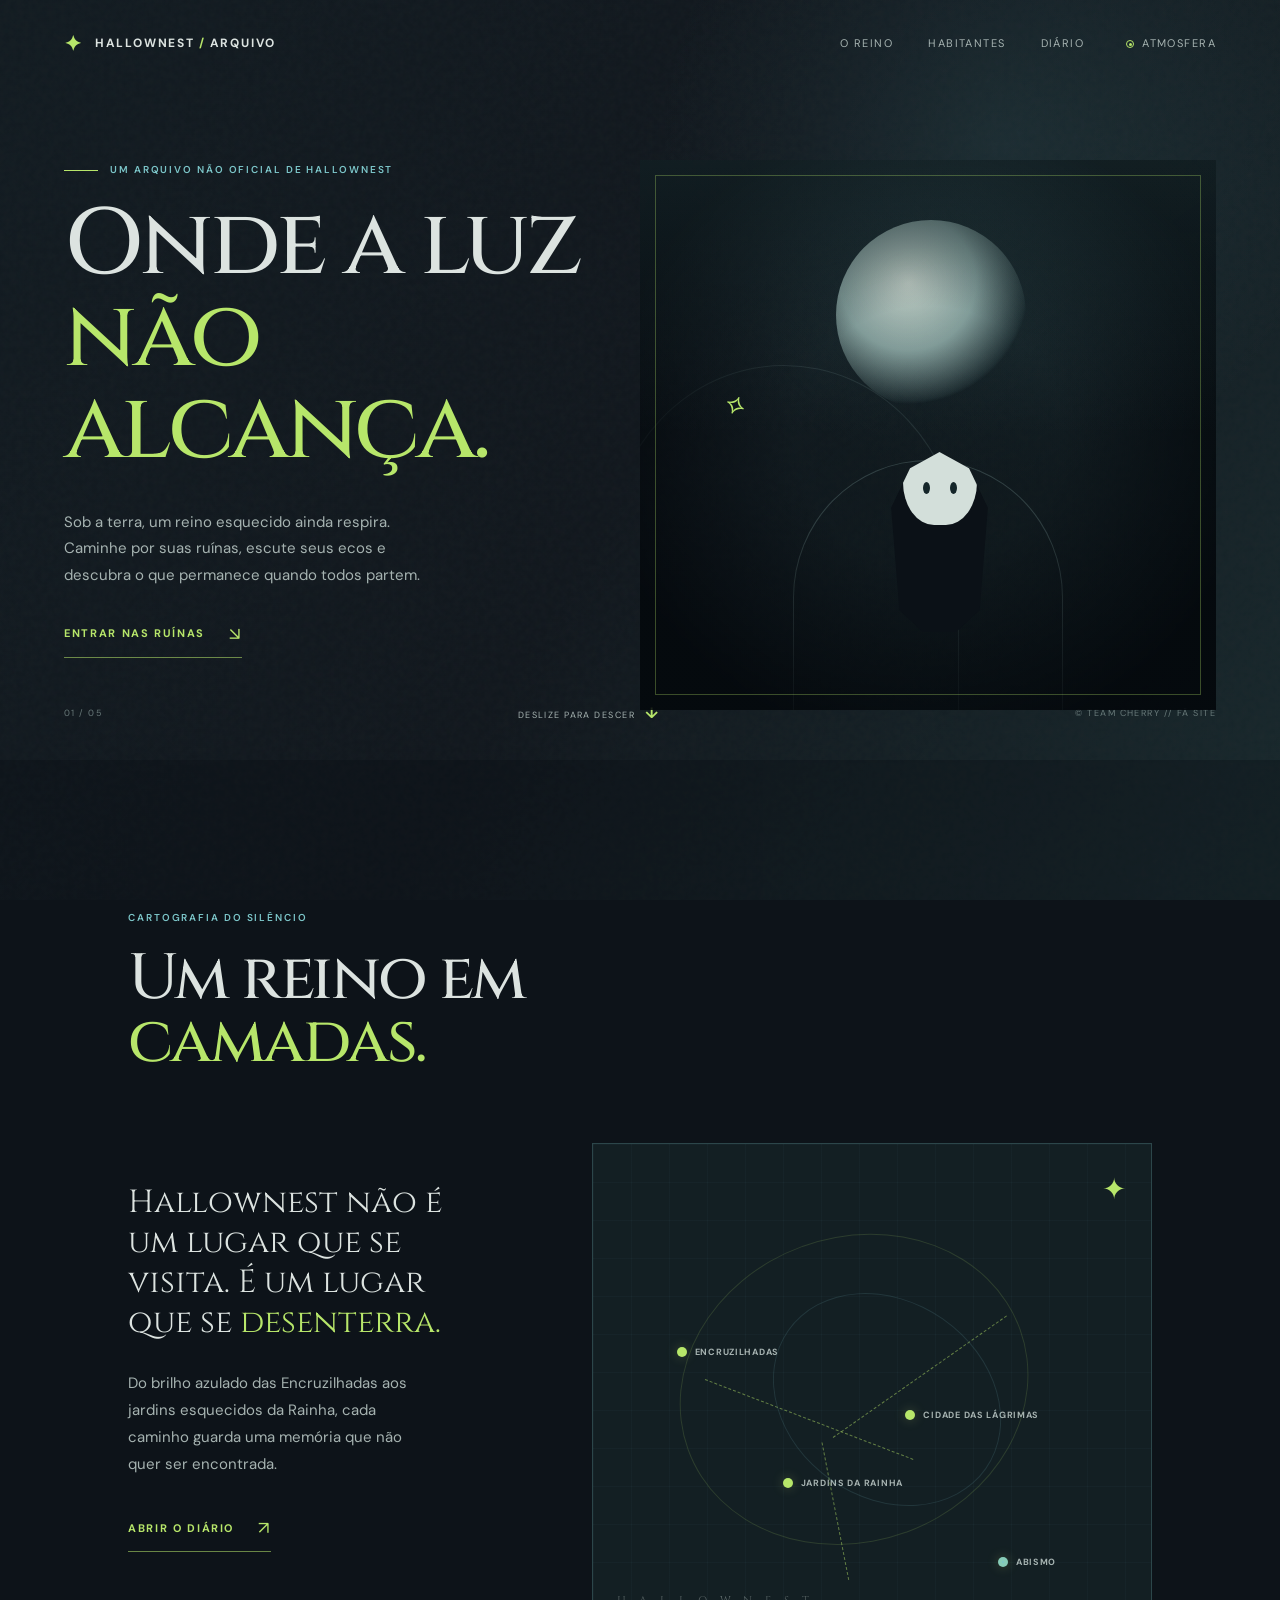
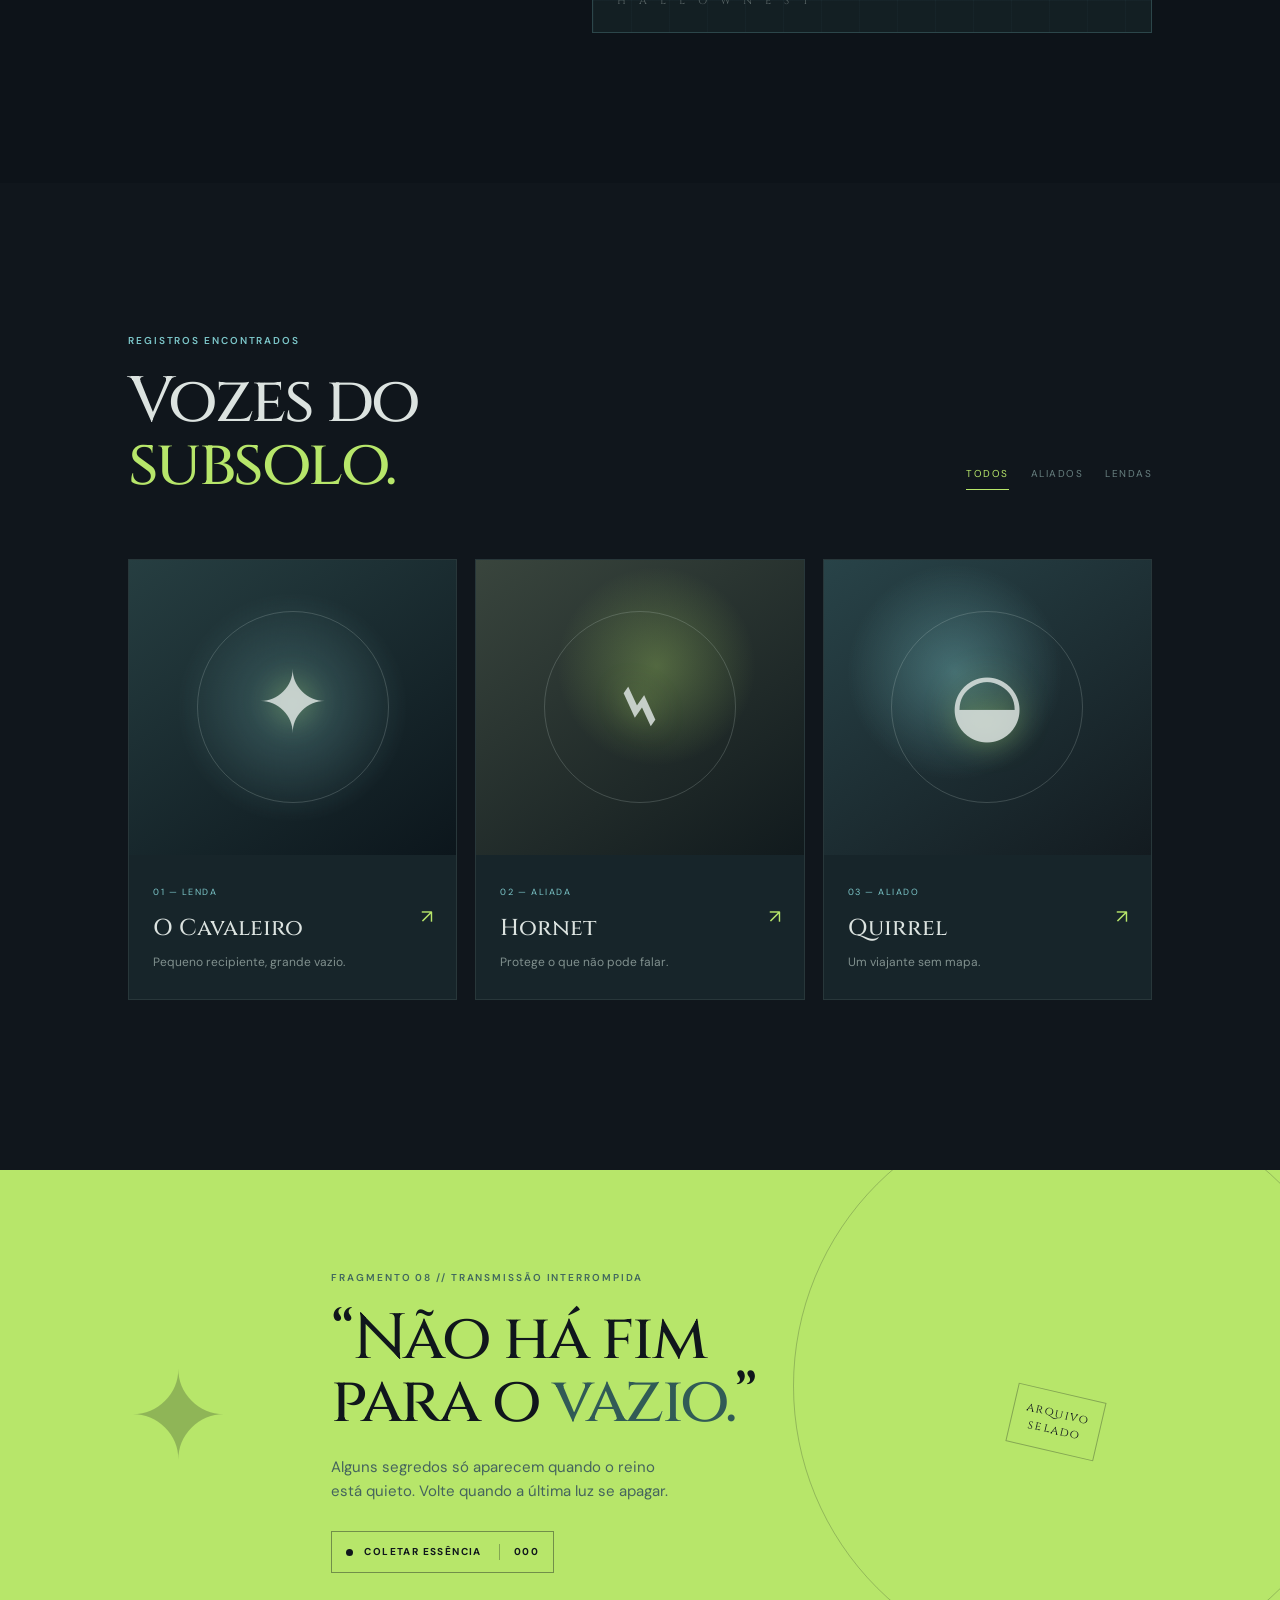
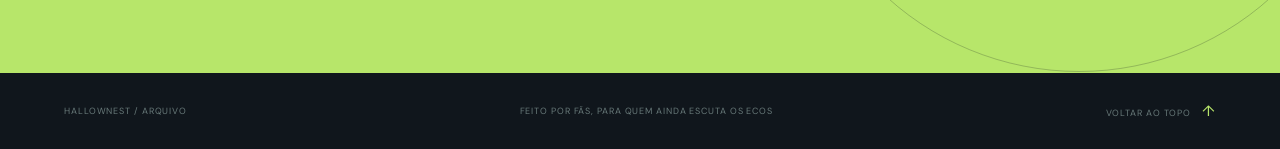
<file: index.html>
<!doctype html>
<html lang="pt-BR">
<head>
  <meta charset="UTF-8">
  <meta name="viewport" content="width=device-width, initial-scale=1.0">
  <meta name="description" content="Um arquivo de fã sobre Hallownest, suas ruínas, personagens e mistérios.">
  <title>Hallownest // Arquivo do Vazio</title>
  <link rel="preconnect" href="https://fonts.googleapis.com">
  <link rel="preconnect" href="https://fonts.gstatic.com" crossorigin>
  <link href="https://fonts.googleapis.com/css2?family=Cinzel:wght@500;600;700&family=DM+Sans:wght@400;500;600;700&display=swap" rel="stylesheet">
  <link rel="stylesheet" href="styles.css">
  <script src="script.js" defer></script>
</head>
<body>
  <div class="ambient-glow" aria-hidden="true"></div>
  <header class="site-header">
    <a class="brand" href="#top" aria-label="Hallownest, início">
      <span class="brand-mark">✦</span>
      <span>hallownest<span class="brand-slash">/</span>arquivo</span>
    </a>
    <nav class="main-nav" id="main-nav" aria-label="Navegação principal">
      <a href="#reino">O reino</a>
      <a href="#habitantes">Habitantes</a>
      <a href="#diario">Diário</a>
    </nav>
    <button class="icon-button menu-toggle" type="button" aria-label="Abrir menu" aria-expanded="false" aria-controls="main-nav">
      <span></span><span></span>
    </button>
    <button class="mode-toggle" type="button" aria-label="Alternar atmosfera da página" title="Alternar atmosfera">
      <span class="mode-dot"></span><span>atmosfera</span>
    </button>
  </header>

  <main id="top">
    <section class="hero" aria-labelledby="hero-title">
      <div class="hero-copy">
        <p class="eyebrow"><span class="eyebrow-line"></span> um arquivo não oficial de hallownest</p>
        <h1 id="hero-title">Onde a luz<br><em>não alcança.</em></h1>
        <p class="hero-intro">Sob a terra, um reino esquecido ainda respira. Caminhe por suas ruínas, escute seus ecos e descubra o que permanece quando todos partem.</p>
        <a class="text-link" href="#reino">Entrar nas ruínas <span>↘</span></a>
      </div>
      <div class="hero-art" aria-label="Ilustração abstrata de uma caverna subterrânea" role="img">
        <div class="moon-orb"></div>
        <div class="hero-arch hero-arch-back"></div>
        <div class="hero-arch hero-arch-front"></div>
        <div class="hero-knight"><span class="horn horn-left"></span><span class="horn horn-right"></span><span class="mask-eye eye-left"></span><span class="mask-eye eye-right"></span></div>
        <div class="floating-sigil">⟡</div>
      </div>
      <div class="hero-meta">
        <span>01 / 05</span>
        <span class="scroll-note">deslize para descer <b>↓</b></span>
        <span>© team cherry // fã site</span>
      </div>
    </section>

    <section class="realm-section section-shell" id="reino" aria-labelledby="realm-title">
      <div class="section-heading">
        <p class="eyebrow">cartografia do silêncio</p>
        <h2 id="realm-title">Um reino em<br><em>camadas.</em></h2>
      </div>
      <div class="realm-grid">
        <div class="realm-copy">
          <p class="large-copy">Hallownest não é um lugar que se visita. É um lugar que se <em>desenterra.</em></p>
          <p>Do brilho azulado das Encruzilhadas aos jardins esquecidos da Rainha, cada caminho guarda uma memória que não quer ser encontrada.</p>
          <a class="text-link" href="#diario">Abrir o diário <span>↗</span></a>
        </div>
        <div class="map-frame" aria-label="Mapa estilizado de Hallownest">
          <div class="map-grid-lines"></div>
          <span class="map-route route-a"></span><span class="map-route route-b"></span><span class="map-route route-c"></span>
          <span class="map-node node-1"><i></i><b>Encruzilhadas</b></span>
          <span class="map-node node-2"><i></i><b>Cidade das Lágrimas</b></span>
          <span class="map-node node-3"><i></i><b>Jardins da Rainha</b></span>
          <span class="map-node node-4"><i></i><b>Abismo</b></span>
          <span class="map-label">H A L L O W N E S T</span>
          <div class="map-crest">✦</div>
        </div>
      </div>
    </section>

    <section class="inhabitants-section section-shell" id="habitantes" aria-labelledby="inhabitants-title">
      <div class="section-topline">
        <div>
          <p class="eyebrow">registros encontrados</p>
          <h2 id="inhabitants-title">Vozes do<br><em>subsolo.</em></h2>
        </div>
        <div class="filter-buttons" role="group" aria-label="Filtrar habitantes">
          <button class="filter-button active" type="button" data-filter="all">todos</button>
          <button class="filter-button" type="button" data-filter="aliado">aliados</button>
          <button class="filter-button" type="button" data-filter="lenda">lendas</button>
        </div>
      </div>
      <div class="character-grid">
        <article class="character-card" data-category="lenda">
          <div class="character-image knight-image"><span class="character-symbol">✦</span></div>
          <div class="character-info"><span class="card-index">01 — lenda</span><h3>O Cavaleiro</h3><p>Pequeno recipiente, grande vazio.</p><a href="#diario" aria-label="Ler sobre O Cavaleiro">↗</a></div>
        </article>
        <article class="character-card" data-category="aliado">
          <div class="character-image hornet-image"><span class="character-symbol">⌁</span></div>
          <div class="character-info"><span class="card-index">02 — aliada</span><h3>Hornet</h3><p>Protege o que não pode falar.</p><a href="#diario" aria-label="Ler sobre Hornet">↗</a></div>
        </article>
        <article class="character-card" data-category="aliado">
          <div class="character-image quirrel-image"><span class="character-symbol">◒</span></div>
          <div class="character-info"><span class="card-index">03 — aliado</span><h3>Quirrel</h3><p>Um viajante sem mapa.</p><a href="#diario" aria-label="Ler sobre Quirrel">↗</a></div>
        </article>
      </div>
    </section>

    <section class="diary-section section-shell" id="diario" aria-labelledby="diary-title">
      <div class="diary-mark">✦</div>
      <div class="diary-content">
        <p class="eyebrow">fragmento 08 // transmissão interrompida</p>
        <h2 id="diary-title">“Não há fim<br>para o <em>vazio.</em>”</h2>
        <p>Alguns segredos só aparecem quando o reino está quieto. Volte quando a última luz se apagar.</p>
        <button class="essence-button" type="button" id="essence-button"><span class="button-orb"></span> coletar essência <strong id="essence-count">000</strong></button>
      </div>
      <div class="diary-stamp">arquivo<br>selado</div>
    </section>
  </main>

  <footer class="site-footer">
    <span>hallownest / arquivo</span><span>feito por fãs, para quem ainda escuta os ecos</span><span>voltar ao topo <a href="#top">↑</a></span>
  </footer>
</body>
</html>
</file>
<file: styles.css>
@import url('https://fonts.googleapis.com/css2?family=Cinzel:wght@500;600;700&family=DM+Sans:wght@400;500;600;700&display=swap');

:root {
  --ink: #10161c;
  --ink-soft: #1b252d;
  --paper: #dce3e0;
  --paper-dim: #a6b3b1;
  --line: rgba(211, 226, 221, .18);
  --acid: #b7e66a;
  --cold: #7cc6c9;
  --display: 'Cinzel', Georgia, serif;
  --body: 'DM Sans', sans-serif;
}

* { box-sizing: border-box; }
html { scroll-behavior: smooth; }
body { margin: 0; color: var(--paper); background: var(--ink); font-family: var(--body); font-size: 15px; line-height: 1.6; overflow-x: hidden; }
body::before { position: fixed; inset: 0; z-index: -2; pointer-events: none; content: ''; background: radial-gradient(circle at 78% 16%, rgba(68, 125, 132, .18), transparent 27%), linear-gradient(120deg, #111a20 0%, #10161c 50%, #17272b 100%); }
body::after { position: fixed; inset: 0; z-index: -1; pointer-events: none; opacity: .12; content: ''; background-image: url("data:image/svg+xml,%3Csvg viewBox='0 0 180 180' xmlns='http://www.w3.org/2000/svg'%3E%3Cfilter id='n'%3E%3CfeTurbulence type='fractalNoise' baseFrequency='.8' numOctaves='3' stitchTiles='stitch'/%3E%3C/filter%3E%3Crect width='100%25' height='100%25' filter='url(%23n)' opacity='.23'/%3E%3C/svg%3E"); mix-blend-mode: screen; }
body.lit-mode::before { background: radial-gradient(circle at 78% 16%, rgba(183, 230, 106, .2), transparent 29%), linear-gradient(120deg, #111a20, #203331 60%, #3d4b37); }
button, a { font: inherit; }
a { color: inherit; text-decoration: none; }
button { cursor: pointer; }
.site-header { align-items: center; display: flex; height: 88px; justify-content: space-between; left: 0; padding: 0 5vw; position: absolute; top: 0; width: 100%; z-index: 5; }
.brand { align-items: center; display: flex; font-size: 12px; font-weight: 700; gap: 11px; letter-spacing: .15em; text-transform: uppercase; }
.brand-mark { color: var(--acid); font-size: 21px; line-height: 1; }
.brand-slash { color: var(--acid); margin: 0 4px; }
.main-nav { display: flex; gap: 35px; margin-left: auto; margin-right: 42px; }
.main-nav a, .mode-toggle { color: var(--paper-dim); font-size: 11px; letter-spacing: .13em; text-transform: uppercase; transition: color .25s ease; }
.main-nav a:hover, .mode-toggle:hover { color: var(--acid); }
.mode-toggle { align-items: center; background: none; border: 0; display: flex; gap: 8px; padding: 8px 0; }
.mode-dot { border: 1px solid var(--acid); border-radius: 100%; display: inline-block; height: 8px; position: relative; width: 8px; }
.mode-dot::after { background: var(--acid); border-radius: 100%; content: ''; height: 3px; left: 2px; position: absolute; top: 2px; width: 3px; }
.icon-button { display: none; }
.hero { display: grid; grid-template-columns: 1fr 1fr; min-height: 760px; padding: 160px 5vw 35px; position: relative; }
.hero-copy { align-self: center; max-width: 550px; padding-bottom: 65px; position: relative; z-index: 2; }
.eyebrow { align-items: center; color: var(--cold); display: flex; font-size: 10px; font-weight: 600; gap: 12px; letter-spacing: .19em; margin: 0 0 22px; text-transform: uppercase; }
.eyebrow-line { background: var(--acid); display: inline-block; height: 1px; width: 34px; }
h1, h2, h3, p { margin-top: 0; }
h1, h2 { font-family: var(--display); font-weight: 500; letter-spacing: -.04em; line-height: .98; }
h1 { font-size: clamp(60px, 7.3vw, 111px); margin-bottom: 34px; }
h1 em, h2 em { color: var(--acid); font-style: normal; }
.hero-intro { color: var(--paper-dim); font-size: 15px; line-height: 1.75; margin-bottom: 32px; max-width: 390px; }
.text-link { align-items: center; border-bottom: 1px solid rgba(183, 230, 106, .55); color: var(--acid); display: inline-flex; font-size: 11px; font-weight: 700; gap: 24px; letter-spacing: .15em; padding-bottom: 8px; text-transform: uppercase; transition: gap .25s ease; }
.text-link:hover { gap: 34px; }
.text-link span { font-size: 18px; font-weight: 400; }
.hero-art { background: linear-gradient(145deg, rgba(33, 66, 68, .12), rgba(6, 11, 15, .6)); height: 550px; overflow: hidden; position: relative; }
.hero-art::before { background: linear-gradient(180deg, rgba(124, 198, 201, .1), transparent 50%), radial-gradient(ellipse at center, transparent 33%, rgba(4, 8, 12, .88) 81%); content: ''; inset: 0; position: absolute; z-index: 2; }
.hero-art::after { border: 1px solid rgba(183, 230, 106, .3); content: ''; inset: 15px; pointer-events: none; position: absolute; z-index: 3; }
.moon-orb { background: radial-gradient(circle at 38% 33%, #edf7eb 0, #9db9b4 39%, rgba(104, 140, 139, .15) 68%, transparent 70%); border-radius: 100%; filter: blur(.3px); height: 190px; left: 34%; opacity: .8; position: absolute; top: 60px; width: 190px; }
.hero-arch { border: 1px solid rgba(171, 210, 204, .42); border-bottom: 0; border-radius: 50% 50% 0 0; left: 25%; position: absolute; transform: translateX(-50%); width: 350px; }
.hero-arch-back { height: 370px; opacity: .27; top: 205px; }
.hero-arch-front { height: 275px; left: 50%; opacity: .5; top: 300px; width: 270px; }
.hero-knight { background: #0b1117; bottom: 78px; clip-path: polygon(50% 0, 75% 9%, 91% 31%, 84% 88%, 64% 100%, 36% 100%, 16% 88%, 9% 31%, 25% 9%); height: 180px; left: 52%; position: absolute; transform: translateX(-50%); width: 118px; z-index: 4; }
.hero-knight::before { background: #d3dfda; border-radius: 50% 50% 42% 42%; content: ''; height: 102px; left: 22px; position: absolute; top: -29px; width: 74px; }
.horn { border-left: 9px solid transparent; border-right: 9px solid transparent; border-bottom: 58px solid #d3dfda; position: absolute; top: -65px; z-index: 1; }
.horn-left { left: 16px; transform: rotate(-17deg); }.horn-right { right: 16px; transform: rotate(17deg); }
.mask-eye { background: #15262a; border-radius: 50%; height: 12px; position: absolute; top: 30px; width: 7px; z-index: 2; }.eye-left { left: 42px; }.eye-right { right: 42px; }
.floating-sigil { color: var(--acid); font-size: 30px; left: 15%; position: absolute; top: 40%; transform: rotate(24deg); z-index: 3; }
.hero-meta { align-items: center; bottom: 35px; color: #687979; display: flex; font-size: 9px; justify-content: space-between; left: 5vw; letter-spacing: .16em; position: absolute; right: 5vw; text-transform: uppercase; }.scroll-note { color: var(--paper-dim); }.scroll-note b { color: var(--acid); font-size: 15px; margin-left: 7px; }
.section-shell { padding: 150px 10vw; }.realm-section { background: rgba(9, 17, 22, .35); }.section-heading h2, .section-topline h2 { font-size: clamp(44px, 5vw, 72px); margin-bottom: 70px; }
.realm-grid { display: grid; gap: 10vw; grid-template-columns: .75fr 1.25fr; }.realm-copy { padding-top: 40px; }.large-copy { color: var(--paper); font-family: var(--display); font-size: clamp(25px, 2.5vw, 36px); line-height: 1.25; margin-bottom: 27px; }.large-copy em { color: var(--acid); font-style: normal; }.realm-copy > p:not(.large-copy) { color: var(--paper-dim); line-height: 1.8; margin-bottom: 36px; max-width: 310px; }
.map-frame { background: rgba(24, 38, 42, .65); border: 1px solid rgba(124, 198, 201, .24); min-height: 490px; overflow: hidden; position: relative; }.map-frame::before, .map-frame::after { border: 1px solid rgba(183, 230, 106, .15); border-radius: 50%; content: ''; height: 62%; left: 15%; position: absolute; top: 19%; transform: rotate(-20deg); width: 63%; }.map-frame::after { border-color: rgba(124, 198, 201, .14); height: 40%; left: 31%; top: 32%; transform: rotate(35deg); width: 43%; }.map-grid-lines { background-image: linear-gradient(rgba(124, 198, 201, .08) 1px, transparent 1px), linear-gradient(90deg, rgba(124, 198, 201, .08) 1px, transparent 1px); background-size: 38px 38px; height: 100%; inset: 0; opacity: .45; position: absolute; }.map-route { border-top: 1px dashed rgba(183, 230, 106, .48); display: block; position: absolute; transform-origin: left; }.route-a { left: 20%; top: 48%; transform: rotate(21deg); width: 40%; }.route-b { left: 43%; top: 60%; transform: rotate(-35deg); width: 38%; }.route-c { left: 41%; top: 61%; transform: rotate(79deg); width: 25%; }.map-node { align-items: center; color: var(--paper-dim); display: flex; font-size: 9px; gap: 8px; letter-spacing: .08em; position: absolute; text-transform: uppercase; }.map-node i { background: var(--acid); border: 4px solid rgba(183, 230, 106, .18); border-radius: 50%; box-shadow: 0 0 12px rgba(183, 230, 106, .3); height: 10px; width: 10px; }.node-1 { left: 15%; top: 41%; }.node-2 { left: 56%; top: 54%; }.node-3 { left: 34%; top: 68%; }.node-4 { bottom: 13%; right: 17%; }.node-4 i { background: var(--cold); }.map-label { bottom: 23px; color: rgba(211, 226, 221, .35); font-family: var(--display); font-size: 11px; left: 24px; letter-spacing: .45em; position: absolute; }.map-crest { color: var(--acid); font-size: 29px; position: absolute; right: 25px; top: 22px; }
.inhabitants-section { padding-bottom: 170px; }.section-topline { align-items: end; display: flex; justify-content: space-between; }.section-topline h2 { margin-bottom: 62px; }.filter-buttons { display: flex; gap: 22px; margin-bottom: 69px; }.filter-button { background: none; border: 0; border-bottom: 1px solid transparent; color: #688080; font-size: 10px; letter-spacing: .15em; padding: 0 0 7px; text-transform: uppercase; }.filter-button.active, .filter-button:hover { border-color: var(--acid); color: var(--acid); }.character-grid { display: grid; gap: 18px; grid-template-columns: repeat(3, 1fr); }.character-card { background: #17252a; border: 1px solid rgba(211, 226, 221, .09); transition: transform .3s ease, border-color .3s ease; }.character-card:hover { border-color: rgba(183, 230, 106, .45); transform: translateY(-8px); }.character-card.is-hidden { display: none; }.character-image { align-items: center; display: flex; height: 295px; justify-content: center; overflow: hidden; position: relative; }.character-image::before { border: 1px solid rgba(211, 226, 221, .2); border-radius: 50%; content: ''; height: 190px; position: absolute; width: 190px; }.knight-image { background: radial-gradient(circle, rgba(118, 179, 180, .35), transparent 52%), linear-gradient(145deg, #263e41, #0c161c); }.hornet-image { background: radial-gradient(circle at 55% 36%, rgba(183, 230, 106, .3), transparent 38%), linear-gradient(145deg, #39453d, #111a1d); }.quirrel-image { background: radial-gradient(circle at 40% 38%, rgba(124, 198, 201, .4), transparent 40%), linear-gradient(145deg, #284348, #131b20); }.character-symbol { color: rgba(220, 227, 224, .85); font-family: var(--display); font-size: 85px; position: relative; text-shadow: 0 0 30px rgba(183, 230, 106, .4); }.hornet-image .character-symbol { transform: rotate(35deg); }.character-info { padding: 23px 24px 27px; position: relative; }.card-index { color: var(--cold); font-size: 9px; letter-spacing: .17em; text-transform: uppercase; }.character-info h3 { font-family: var(--display); font-size: 23px; font-weight: 500; margin: 9px 0 5px; }.character-info p { color: #80908e; font-size: 12px; margin: 0; }.character-info a { color: var(--acid); font-size: 19px; position: absolute; right: 23px; top: 47px; }
.diary-section { align-items: center; background: var(--acid); color: var(--ink); display: flex; gap: 8vw; min-height: 420px; overflow: hidden; padding-bottom: 100px; padding-top: 100px; position: relative; }.diary-section::after { border: 1px solid rgba(16, 22, 28, .22); border-radius: 50%; content: ''; height: 570px; position: absolute; right: -85px; top: -70px; width: 570px; }.diary-mark { font-family: var(--display); font-size: 120px; opacity: .23; }.diary-content { max-width: 530px; position: relative; z-index: 1; }.diary-content .eyebrow { color: #41685e; }.diary-content h2 { font-size: clamp(43px, 5vw, 70px); margin-bottom: 22px; }.diary-content h2 em { color: #315b56; }.diary-content > p:not(.eyebrow) { color: #45645d; max-width: 355px; }.essence-button { align-items: center; background: transparent; border: 1px solid rgba(16, 22, 28, .42); color: var(--ink); display: flex; font-size: 10px; font-weight: 700; gap: 11px; letter-spacing: .14em; margin-top: 28px; padding: 12px 14px; text-transform: uppercase; transition: background .25s ease; }.essence-button:hover { background: rgba(255, 255, 255, .25); }.button-orb { background: var(--ink); border-radius: 50%; height: 7px; width: 7px; }.essence-button strong { border-left: 1px solid rgba(16, 22, 28, .3); font-size: 10px; font-weight: 700; margin-left: 6px; padding-left: 14px; }.diary-stamp { border: 1px solid rgba(16, 22, 28, .3); font-family: var(--display); font-size: 12px; letter-spacing: .12em; line-height: 1.4; padding: 12px; position: absolute; right: 14vw; text-align: center; transform: rotate(13deg); }
.site-footer { align-items: center; color: #687979; display: flex; font-size: 9px; justify-content: space-between; letter-spacing: .1em; padding: 26px 5vw; text-transform: uppercase; }.site-footer a { color: var(--acid); font-size: 15px; margin-left: 8px; }
@media (max-width: 760px) { .site-header { height: 74px; padding: 0 7vw; }.main-nav { background: rgba(14, 25, 29, .98); border: 1px solid var(--line); display: none; flex-direction: column; gap: 20px; padding: 24px; position: absolute; right: 7vw; top: 62px; width: 190px; }.main-nav.is-open { display: flex; }.mode-toggle { display: none; }.icon-button { background: none; border: 0; display: flex; flex-direction: column; gap: 5px; padding: 8px 0 8px 8px; }.icon-button span { background: var(--acid); display: block; height: 1px; width: 25px; }.hero { display: block; min-height: 840px; padding: 155px 7vw 80px; }.hero-copy { padding-bottom: 0; }.hero-art { height: 370px; margin: 35px -7vw 0; }.moon-orb { height: 125px; width: 125px; }.hero-arch-back { height: 280px; top: 130px; }.hero-arch-front { height: 220px; top: 170px; }.hero-knight { bottom: 48px; transform: translateX(-50%) scale(.75); }.hero-meta { bottom: 27px; left: 7vw; right: 7vw; }.hero-meta > span:last-child { display: none; }.section-shell { padding: 100px 7vw; }.section-heading h2, .section-topline h2 { margin-bottom: 50px; }.realm-grid { display: block; }.realm-copy { padding-top: 0; }.map-frame { margin-top: 60px; min-height: 370px; }.section-topline { align-items: start; display: block; }.filter-buttons { margin-bottom: 36px; }.character-grid { grid-template-columns: 1fr; }.character-image { height: 230px; }.diary-section { align-items: start; display: block; min-height: 470px; padding-bottom: 90px; }.diary-mark { font-size: 70px; margin-bottom: 30px; }.diary-stamp { bottom: 45px; right: 8vw; }.site-footer { align-items: start; flex-direction: column; gap: 12px; padding: 25px 7vw; } }
</file>
